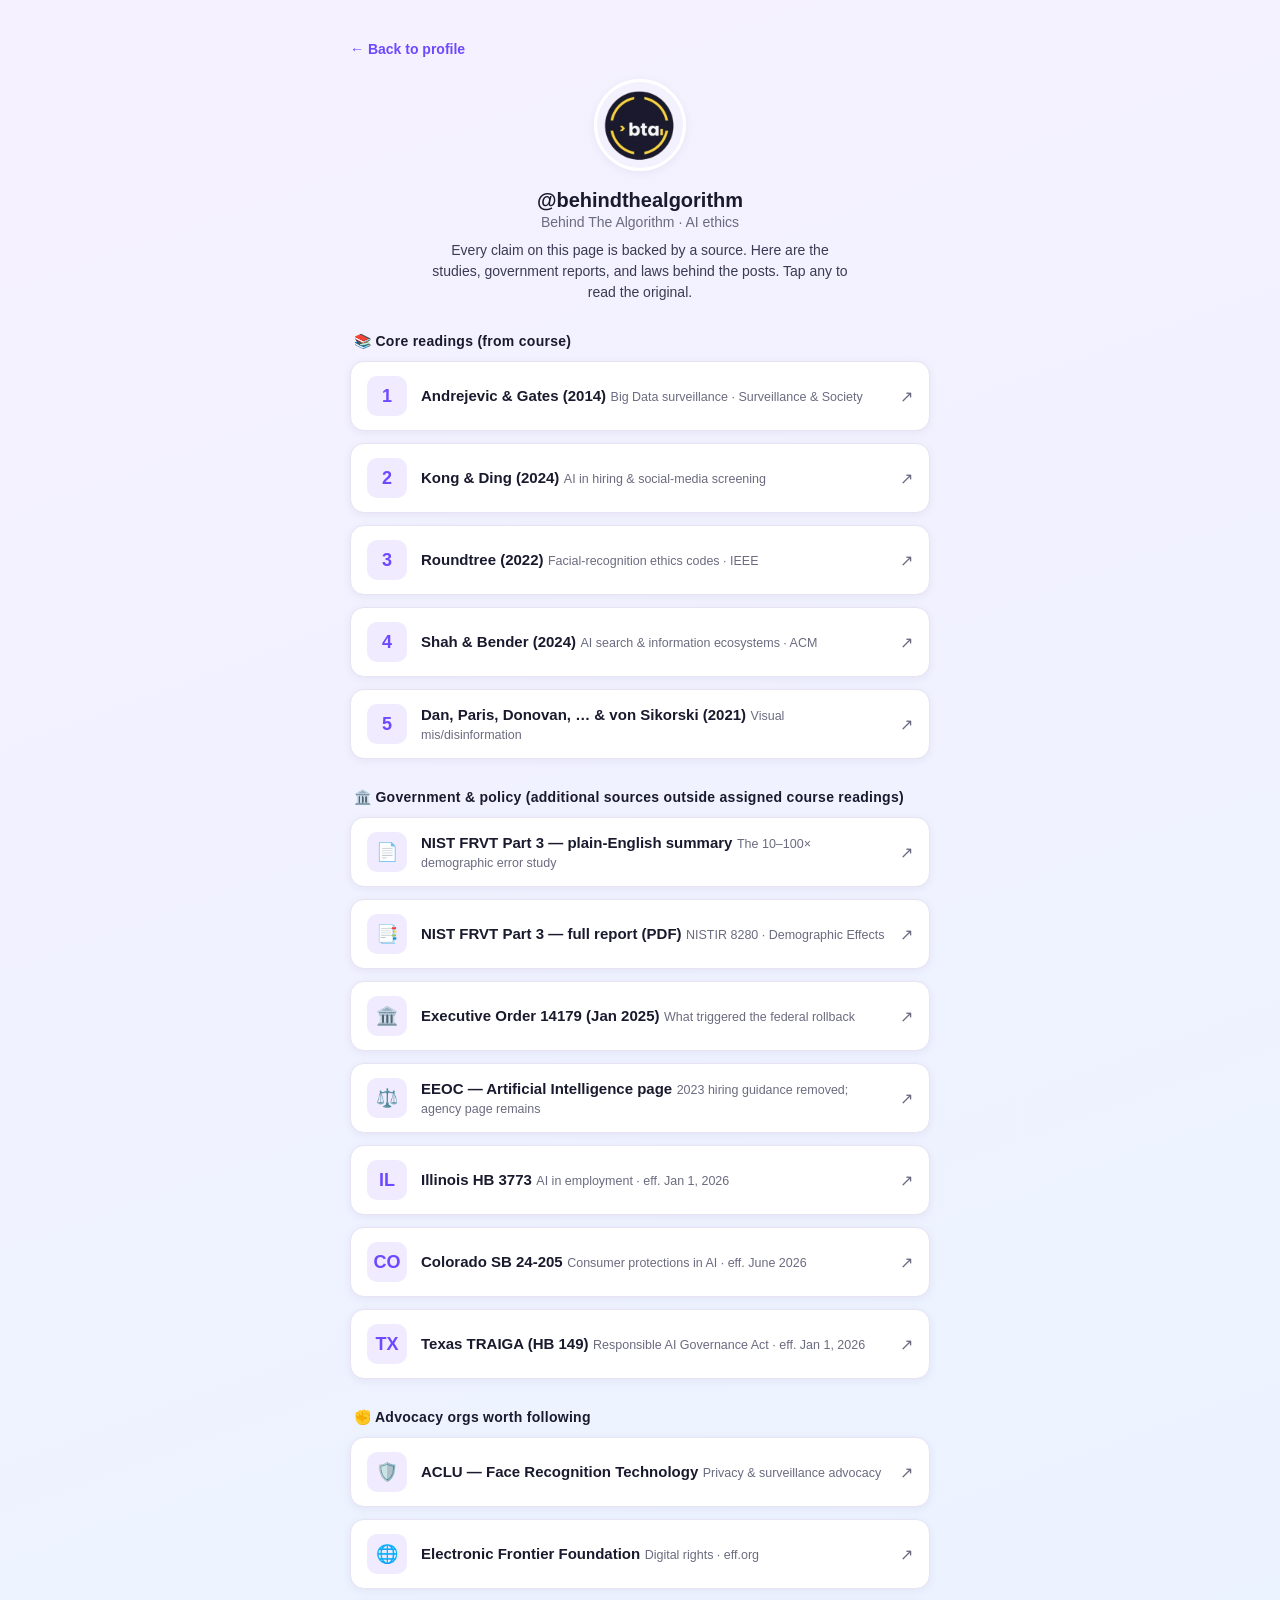
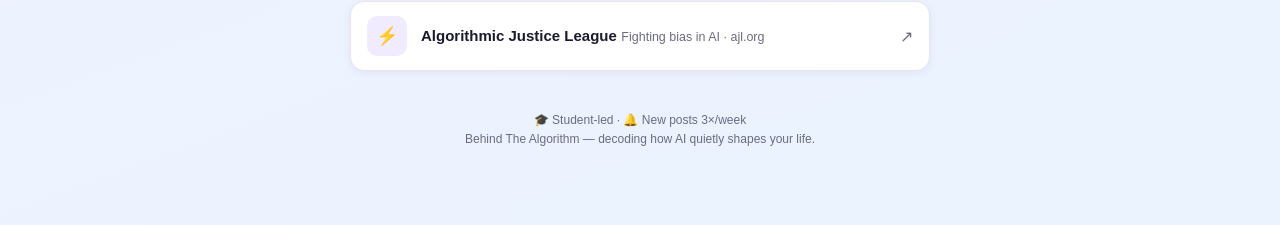
<file: links.html>
<!DOCTYPE html>
<html lang="en">
  <head>
    <meta charset="UTF-8" />
    <meta name="viewport" content="width=device-width, initial-scale=1.0" />
    <title>Behind The Algorithm — Sources &amp; Links</title>
    <link rel="icon" href="account_profile_photo.png" />
    <style>
      :root {
        --bg-1: #f6f1ff;
        --bg-2: #eaf3ff;
        --card: #ffffff;
        --text: #1a1a2e;
        --muted: #6b6b80;
        --border: #e7e3f2;
        --accent: #6d4aff;
        --accent-soft: #f0ebff;
        --shadow: 0 2px 10px rgba(40, 20, 90, 0.06);
        --shadow-hover: 0 8px 22px rgba(40, 20, 90, 0.14);
      }

      * { box-sizing: border-box; }

      body {
        margin: 0;
        min-height: 100vh;
        font-family: -apple-system, BlinkMacSystemFont, "Segoe UI", Roboto,
          Helvetica, Arial, sans-serif;
        color: var(--text);
        background: linear-gradient(160deg, var(--bg-1), var(--bg-2));
        padding: 40px 18px 64px;
        display: flex;
        justify-content: center;
      }

      .wrap {
        width: 100%;
        max-width: 580px;
      }

      /* ---- Header ---- */
      .head { text-align: center; margin-bottom: 28px; }
      .head__avatar {
        width: 92px;
        height: 92px;
        border-radius: 50%;
        object-fit: cover;
        border: 3px solid #fff;
        box-shadow: var(--shadow);
      }
      .head__handle {
        margin: 14px 0 2px;
        font-size: 20px;
        font-weight: 700;
      }
      .head__name { color: var(--muted); font-size: 14px; margin: 0 0 10px; }
      .head__tagline {
        font-size: 14px;
        line-height: 1.5;
        max-width: 420px;
        margin: 0 auto;
        color: #3a3a52;
      }

      /* ---- Section ---- */
      .section { margin-top: 30px; }
      .section__title {
        font-size: 14px;
        font-weight: 700;
        letter-spacing: 0.02em;
        margin: 0 0 12px;
        padding-left: 4px;
      }

      /* ---- Link button ---- */
      .link {
        display: flex;
        align-items: center;
        gap: 14px;
        background: var(--card);
        border: 1px solid var(--border);
        border-radius: 14px;
        padding: 14px 16px;
        margin-bottom: 12px;
        text-decoration: none;
        color: var(--text);
        box-shadow: var(--shadow);
        transition: transform 140ms ease, box-shadow 140ms ease,
          border-color 140ms ease;
      }
      .link:hover {
        transform: translateY(-2px);
        box-shadow: var(--shadow-hover);
        border-color: var(--accent);
      }
      .link__badge {
        flex: 0 0 40px;
        width: 40px;
        height: 40px;
        border-radius: 10px;
        background: var(--accent-soft);
        color: var(--accent);
        display: flex;
        align-items: center;
        justify-content: center;
        font-size: 18px;
        font-weight: 700;
      }
      .link__text { min-width: 0; flex: 1; }
      .link__title {
        font-size: 15px;
        font-weight: 600;
        line-height: 1.3;
      }
      .link__sub {
        font-size: 12.5px;
        color: var(--muted);
        margin-top: 2px;
      }
      .link__arrow { color: var(--muted); flex: 0 0 auto; }

      /* ---- Back link & footer ---- */
      .back {
        display: inline-flex;
        align-items: center;
        gap: 6px;
        text-decoration: none;
        color: var(--accent);
        font-size: 14px;
        font-weight: 600;
        margin-bottom: 22px;
      }
      .back:hover { text-decoration: underline; }
      .foot {
        text-align: center;
        color: var(--muted);
        font-size: 12px;
        margin-top: 40px;
        line-height: 1.6;
      }
    </style>
  </head>
  <body>
    <main class="wrap">
      <a class="back" href="index.html">&larr; Back to profile</a>

      <header class="head">
        <img
          class="head__avatar"
          src="account_profile_photo.png"
          alt="Behind The Algorithm avatar"
        />
        <h1 class="head__handle">@behindthealgorithm</h1>
        <p class="head__name">Behind The Algorithm · AI ethics</p>
        <p class="head__tagline">
          Every claim on this page is backed by a source. Here are the studies,
          government reports, and laws behind the posts. Tap any to read the
          original.
        </p>
      </header>

      <!-- Core readings -->
      <section class="section">
        <h2 class="section__title">📚 Core readings (from course)</h2>

        <a class="link" href="https://ojs.library.queensu.ca/index.php/surveillance-and-society/article/view/bds_ed" target="_blank" rel="noopener noreferrer">
          <span class="link__badge">1</span>
          <span class="link__text">
            <span class="link__title">Andrejevic &amp; Gates (2014)</span>
            <span class="link__sub">Big Data surveillance · Surveillance &amp; Society</span>
          </span>
          <span class="link__arrow">↗</span>
        </a>

        <a class="link" href="https://journals.sagepub.com/doi/10.1177/10506519231199478" target="_blank" rel="noopener noreferrer">
          <span class="link__badge">2</span>
          <span class="link__text">
            <span class="link__title">Kong &amp; Ding (2024)</span>
            <span class="link__sub">AI in hiring &amp; social-media screening</span>
          </span>
          <span class="link__arrow">↗</span>
        </a>

        <a class="link" href="https://ieeexplore.ieee.org/document/9881633/" target="_blank" rel="noopener noreferrer">
          <span class="link__badge">3</span>
          <span class="link__text">
            <span class="link__title">Roundtree (2022)</span>
            <span class="link__sub">Facial-recognition ethics codes · IEEE</span>
          </span>
          <span class="link__arrow">↗</span>
        </a>

        <a class="link" href="https://dl.acm.org/doi/10.1145/3649468" target="_blank" rel="noopener noreferrer">
          <span class="link__badge">4</span>
          <span class="link__text">
            <span class="link__title">Shah &amp; Bender (2024)</span>
            <span class="link__sub">AI search &amp; information ecosystems · ACM</span>
          </span>
          <span class="link__arrow">↗</span>
        </a>

        <a class="link" href="https://journals.sagepub.com/doi/10.1177/10776990211035395" target="_blank" rel="noopener noreferrer">
          <span class="link__badge">5</span>
          <span class="link__text">
            <span class="link__title">Dan, Paris, Donovan, … &amp; von Sikorski (2021)</span>
            <span class="link__sub">Visual mis/disinformation</span>
          </span>
          <span class="link__arrow">↗</span>
        </a>
      </section>

      <!-- Government & policy -->
      <section class="section">
        <h2 class="section__title">🏛️ Government &amp; policy (additional sources outside assigned course readings)</h2>

        <a class="link" href="https://www.nist.gov/news-events/news/2019/12/nist-study-evaluates-effects-race-age-sex-face-recognition-software" target="_blank" rel="noopener noreferrer">
          <span class="link__badge">📄</span>
          <span class="link__text">
            <span class="link__title">NIST FRVT Part 3 — plain-English summary</span>
            <span class="link__sub">The 10–100× demographic error study</span>
          </span>
          <span class="link__arrow">↗</span>
        </a>

        <a class="link" href="https://nvlpubs.nist.gov/nistpubs/ir/2019/nist.ir.8280.pdf" target="_blank" rel="noopener noreferrer">
          <span class="link__badge">📑</span>
          <span class="link__text">
            <span class="link__title">NIST FRVT Part 3 — full report (PDF)</span>
            <span class="link__sub">NISTIR 8280 · Demographic Effects</span>
          </span>
          <span class="link__arrow">↗</span>
        </a>

        <a class="link" href="https://www.whitehouse.gov/presidential-actions/2025/01/removing-barriers-to-american-leadership-in-artificial-intelligence/" target="_blank" rel="noopener noreferrer">
          <span class="link__badge">🏛️</span>
          <span class="link__text">
            <span class="link__title">Executive Order 14179 (Jan 2025)</span>
            <span class="link__sub">What triggered the federal rollback</span>
          </span>
          <span class="link__arrow">↗</span>
        </a>

        <a class="link" href="https://www.eeoc.gov/ai" target="_blank" rel="noopener noreferrer">
          <span class="link__badge">⚖️</span>
          <span class="link__text">
            <span class="link__title">EEOC — Artificial Intelligence page</span>
            <span class="link__sub">2023 hiring guidance removed; agency page remains</span>
          </span>
          <span class="link__arrow">↗</span>
        </a>

        <a class="link" href="https://www.ilga.gov/ftp/legislation/103/BillStatus/HTML/10300HB3773.html" target="_blank" rel="noopener noreferrer">
          <span class="link__badge">IL</span>
          <span class="link__text">
            <span class="link__title">Illinois HB 3773</span>
            <span class="link__sub">AI in employment · eff. Jan 1, 2026</span>
          </span>
          <span class="link__arrow">↗</span>
        </a>

        <a class="link" href="https://leg.colorado.gov/bills/sb24-205" target="_blank" rel="noopener noreferrer">
          <span class="link__badge">CO</span>
          <span class="link__text">
            <span class="link__title">Colorado SB 24-205</span>
            <span class="link__sub">Consumer protections in AI · eff. June 2026</span>
          </span>
          <span class="link__arrow">↗</span>
        </a>

        <a class="link" href="https://capitol.texas.gov/BillLookup/History.aspx?LegSess=89R&amp;Bill=HB149" target="_blank" rel="noopener noreferrer">
          <span class="link__badge">TX</span>
          <span class="link__text">
            <span class="link__title">Texas TRAIGA (HB 149)</span>
            <span class="link__sub">Responsible AI Governance Act · eff. Jan 1, 2026</span>
          </span>
          <span class="link__arrow">↗</span>
        </a>
      </section>

      <!-- Advocacy orgs -->
      <section class="section">
        <h2 class="section__title">✊ Advocacy orgs worth following</h2>

        <a class="link" href="https://www.aclu.org/issues/privacy-technology/surveillance-technologies/face-recognition-technology" target="_blank" rel="noopener noreferrer">
          <span class="link__badge">🛡️</span>
          <span class="link__text">
            <span class="link__title">ACLU — Face Recognition Technology</span>
            <span class="link__sub">Privacy &amp; surveillance advocacy</span>
          </span>
          <span class="link__arrow">↗</span>
        </a>

        <a class="link" href="https://www.eff.org" target="_blank" rel="noopener noreferrer">
          <span class="link__badge">🌐</span>
          <span class="link__text">
            <span class="link__title">Electronic Frontier Foundation</span>
            <span class="link__sub">Digital rights · eff.org</span>
          </span>
          <span class="link__arrow">↗</span>
        </a>

        <a class="link" href="https://www.ajl.org" target="_blank" rel="noopener noreferrer">
          <span class="link__badge">⚡</span>
          <span class="link__text">
            <span class="link__title">Algorithmic Justice League</span>
            <span class="link__sub">Fighting bias in AI · ajl.org</span>
          </span>
          <span class="link__arrow">↗</span>
        </a>
      </section>

      <p class="foot">
        🎓 Student-led · 🔔 New posts 3×/week<br />
        Behind The Algorithm — decoding how AI quietly shapes your life.
      </p>
    </main>
  </body>
</html>
</file>
